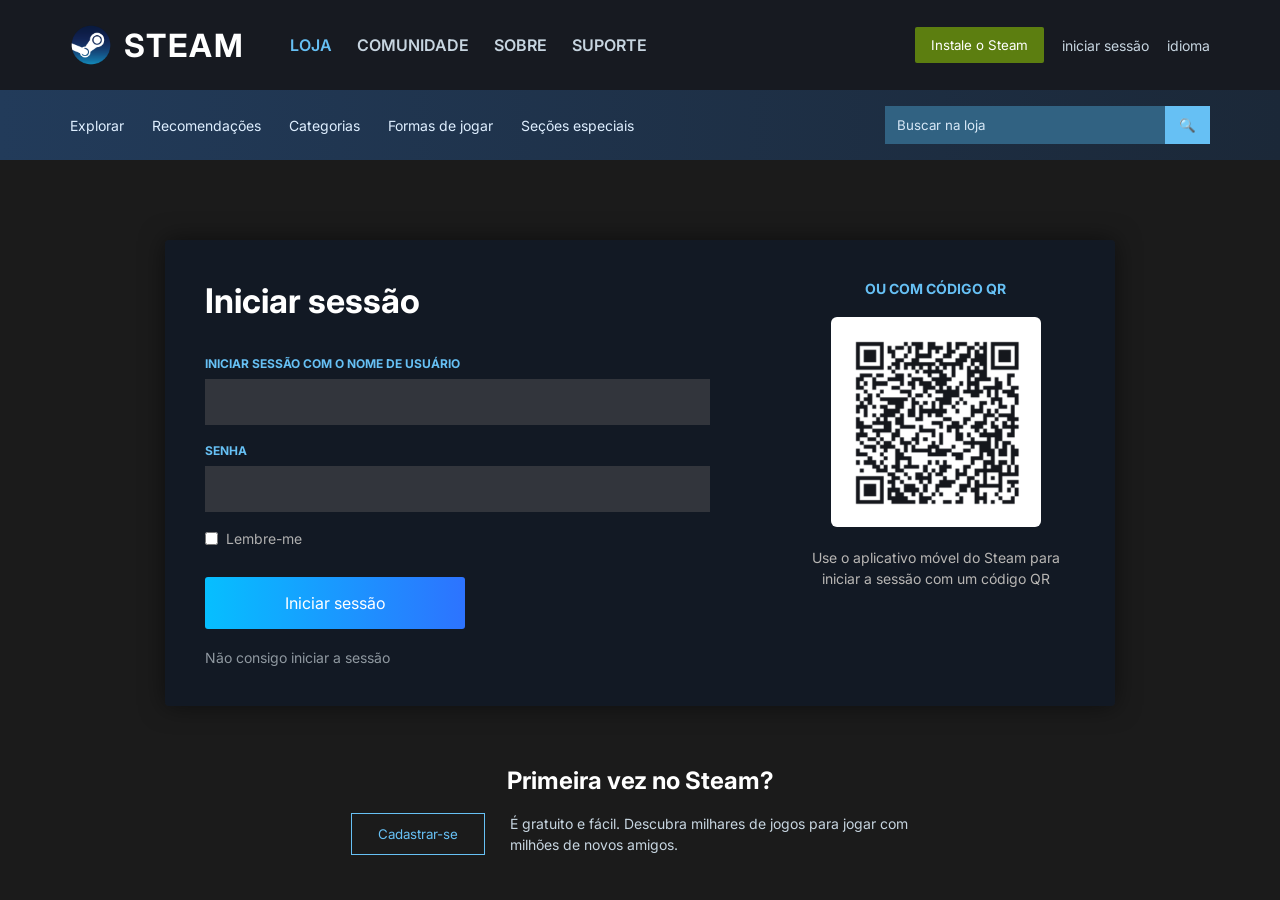
<file: index.html>
<!DOCTYPE html>
<html lang="pt-BR">
<head>
  <meta charset="UTF-8" />
  <meta name="viewport" content="width=device-width, initial-scale=1.0"/>
  <title>Steam Login</title>

  <link rel="stylesheet" href="style.css" />

  <link rel="preconnect" href="https://fonts.googleapis.com">
  <link rel="preconnect" href="https://fonts.gstatic.com" crossorigin>

  <link
    href="https://fonts.googleapis.com/css2?family=Inter:wght@400;500;600;700&display=swap"
    rel="stylesheet"
  >
</head>
<body>

  <header class="topbar">

    <div class="left-nav">

      <div class="logo">
        <img src="logo.png" alt="Steam Logo">
        <span>STEAM</span>
      </div>

      <nav>
        <a class="active" href="#">LOJA</a>
        <a href="#">COMUNIDADE</a>
        <a href="#">SOBRE</a>
        <a href="#">SUPORTE</a>
      </nav>

    </div>

    <div class="right-nav">
      <button class="install-btn">Instale o Steam</button>

      <a href="#">iniciar sessão</a>
      <a href="#">idioma</a>
    </div>

  </header>

  <section class="subnav">

    <div class="sub-links">
      <a href="#">Explorar</a>
      <a href="#">Recomendações</a>
      <a href="#">Categorias</a>
      <a href="#">Formas de jogar</a>
      <a href="#">Seções especiais</a>
    </div>

    <div class="search-box">
      <input type="text" placeholder="Buscar na loja">
      <button>🔍</button>
    </div>

  </section>

  <main class="main-content">

    <div class="login-card">

      <div class="login-left">

        <h1>Iniciar sessão</h1>

        <label>INICIAR SESSÃO COM O NOME DE USUÁRIO</label>
        <input type="text">

        <label>SENHA</label>
        <input type="password">

        <div class="remember">
          <input type="checkbox">
          <span>Lembre-me</span>
        </div>

        <button class="login-btn">Iniciar sessão</button>

        <a class="help-link" href="#">
          Não consigo iniciar a sessão
        </a>

      </div>

      <div class="login-right">

        <h3>OU COM CÓDIGO QR</h3>

        <div class="qr-box">
          <img src="qr.png" alt="QR Code">
        </div>

        <p>
          Use o aplicativo móvel do Steam
          para iniciar a sessão com um
          código QR
        </p>

      </div>

    </div>

    <div class="bottom-register">

      <h2>Primeira vez no Steam?</h2>

      <div class="register-content">
        <button>Cadastrar-se</button>

        <p>
          É gratuito e fácil. Descubra milhares de jogos
          para jogar com milhões de novos amigos.
        </p>
      </div>

    </div>

  </main>

</body>
</html>
</file>
<file: style.css>
*{
  margin: 0;
  padding: 0;
  box-sizing: border-box;
  font-family: "Inter", sans-serif;
}

body{
  min-height: 100vh;
  background: #1b1b1b;
  color: white;
}

.topbar{
  width: 100%;
  height: 90px;

  background: #171a21;

  display: flex;
  justify-content: space-between;
  align-items: center;

  padding: 0 70px;
}

.left-nav{
  display: flex;
  align-items: center;
  gap: 45px;
}

/* LOGO */

.logo{
  display: flex;
  align-items: center;
  gap: 12px;
}

.logo img{
  width: 42px;
  height: 42px;

  object-fit: contain;
}

.logo span{
  font-size: 32px;
  font-weight: 700;
  letter-spacing: 2px;
}

/* NAV */

nav{
  display: flex;
  gap: 25px;
}

nav a{
  text-decoration: none;
  color: #c7d5e0;
  font-weight: 600;
  transition: .2s;
}

nav a:hover{
  color: white;
}

nav .active{
  color: #66c0f4;
}

/* RIGHT NAV */

.right-nav{
  display: flex;
  align-items: center;
  gap: 18px;
}

.right-nav a{
  color: #c7d5e0;
  text-decoration: none;
  font-size: 14px;
}

.install-btn{
  background: #5c7e10;
  border: none;
  color: white;

  padding: 10px 16px;
  border-radius: 2px;

  cursor: pointer;
}

/* SUBNAV */

.subnav{
  height: 70px;

  background: linear-gradient(
    90deg,
    #223b5a,
    #1b2838
  );

  display: flex;
  justify-content: space-between;
  align-items: center;

  padding: 0 70px;
}

.sub-links{
  display: flex;
  gap: 28px;
}

.sub-links a{
  color: #dfefff;
  text-decoration: none;
  font-size: 14px;
}

/* SEARCH */

.search-box{
  display: flex;
}

.search-box input{
  width: 280px;
  height: 38px;

  border: none;
  outline: none;

  padding: 0 12px;

  background: #316282;
  color: white;
}

.search-box input::placeholder{
  color: #d7e8f7;
}

.search-box button{
  width: 45px;
  border: none;

  background: #66c0f4;
  cursor: pointer;
}

/* MAIN */

.main-content{
  width: 100%;
  min-height: calc(100vh - 160px);

  display: flex;
  flex-direction: column;
  align-items: center;

  padding-top: 80px;
}

/* LOGIN CARD */

.login-card{
  width: 950px;

  background: rgba(18, 26, 37, 0.96);

  padding: 40px;

  display: flex;
  justify-content: space-between;

  border-radius: 4px;

  box-shadow: 0 0 25px rgba(0,0,0,.5);
}

.login-left{
  width: 58%;
}

.login-left h1{
  margin-bottom: 35px;
  font-size: 34px;
}

.login-left label{
  display: block;

  color: #66c0f4;

  font-size: 12px;
  font-weight: 700;

  margin-bottom: 8px;
  margin-top: 18px;
}

.login-left input[type="text"],
.login-left input[type="password"]{
  width: 100%;
  height: 46px;

  border: none;
  outline: none;

  background: #32353c;
  color: white;

  padding: 0 12px;
}

/* REMEMBER */

.remember{
  margin-top: 18px;

  display: flex;
  align-items: center;
  gap: 8px;

  color: #afafaf;
  font-size: 14px;
}

/* LOGIN BUTTON */

.login-btn{
  margin-top: 30px;

  width: 260px;
  height: 52px;

  border: none;
  border-radius: 3px;

  font-size: 16px;
  color: white;

  background: linear-gradient(
    90deg,
    #06bfff,
    #2d73ff
  );

  cursor: pointer;
}

/* HELP LINK */

.help-link{
  display: block;
  margin-top: 20px;

  color: #8f98a0;
  text-decoration: none;
  font-size: 14px;
}

/* RIGHT SIDE */

.login-right{
  width: 32%;
  text-align: center;
}

.login-right h3{
  color: #66c0f4;
  font-size: 14px;
  margin-bottom: 20px;
}

/* QR */

.qr-box{
  width: 210px;
  height: 210px;

  background: white;

  margin: auto;

  display: flex;
  justify-content: center;
  align-items: center;

  border-radius: 6px;
}

.qr-box img{
  width: 180px;
}

.login-right p{
  margin-top: 20px;

  color: #b8b6b4;
  line-height: 1.5;

  font-size: 14px;
}

/* REGISTER */

.bottom-register{
  margin-top: 60px;
  text-align: center;
}

.bottom-register h2{
  margin-bottom: 18px;
}

.register-content{
  display: flex;
  align-items: center;
  gap: 25px;
}

.register-content button{
  border: 1px solid #67c1f5;
  background: transparent;

  color: #67c1f5;

  padding: 12px 26px;

  cursor: pointer;
}

.register-content p{
  max-width: 420px;

  color: #c7d5e0;
  text-align: left;

  font-size: 14px;
  line-height: 1.5;
}

/* RESPONSIVO */

@media(max-width: 1000px){

  .login-card{
    width: 90%;
    flex-direction: column;
    gap: 40px;
  }

  .login-left,
  .login-right{
    width: 100%;
  }

  .subnav{
    flex-direction: column;
    height: auto;
    gap: 20px;
    padding: 20px;
  }

  .topbar{
    flex-direction: column;
    height: auto;
    gap: 20px;
    padding: 20px;
  }

  .left-nav{
    flex-direction: column;
  }

  nav{
    flex-wrap: wrap;
    justify-content: center;
  }
}
</file>
